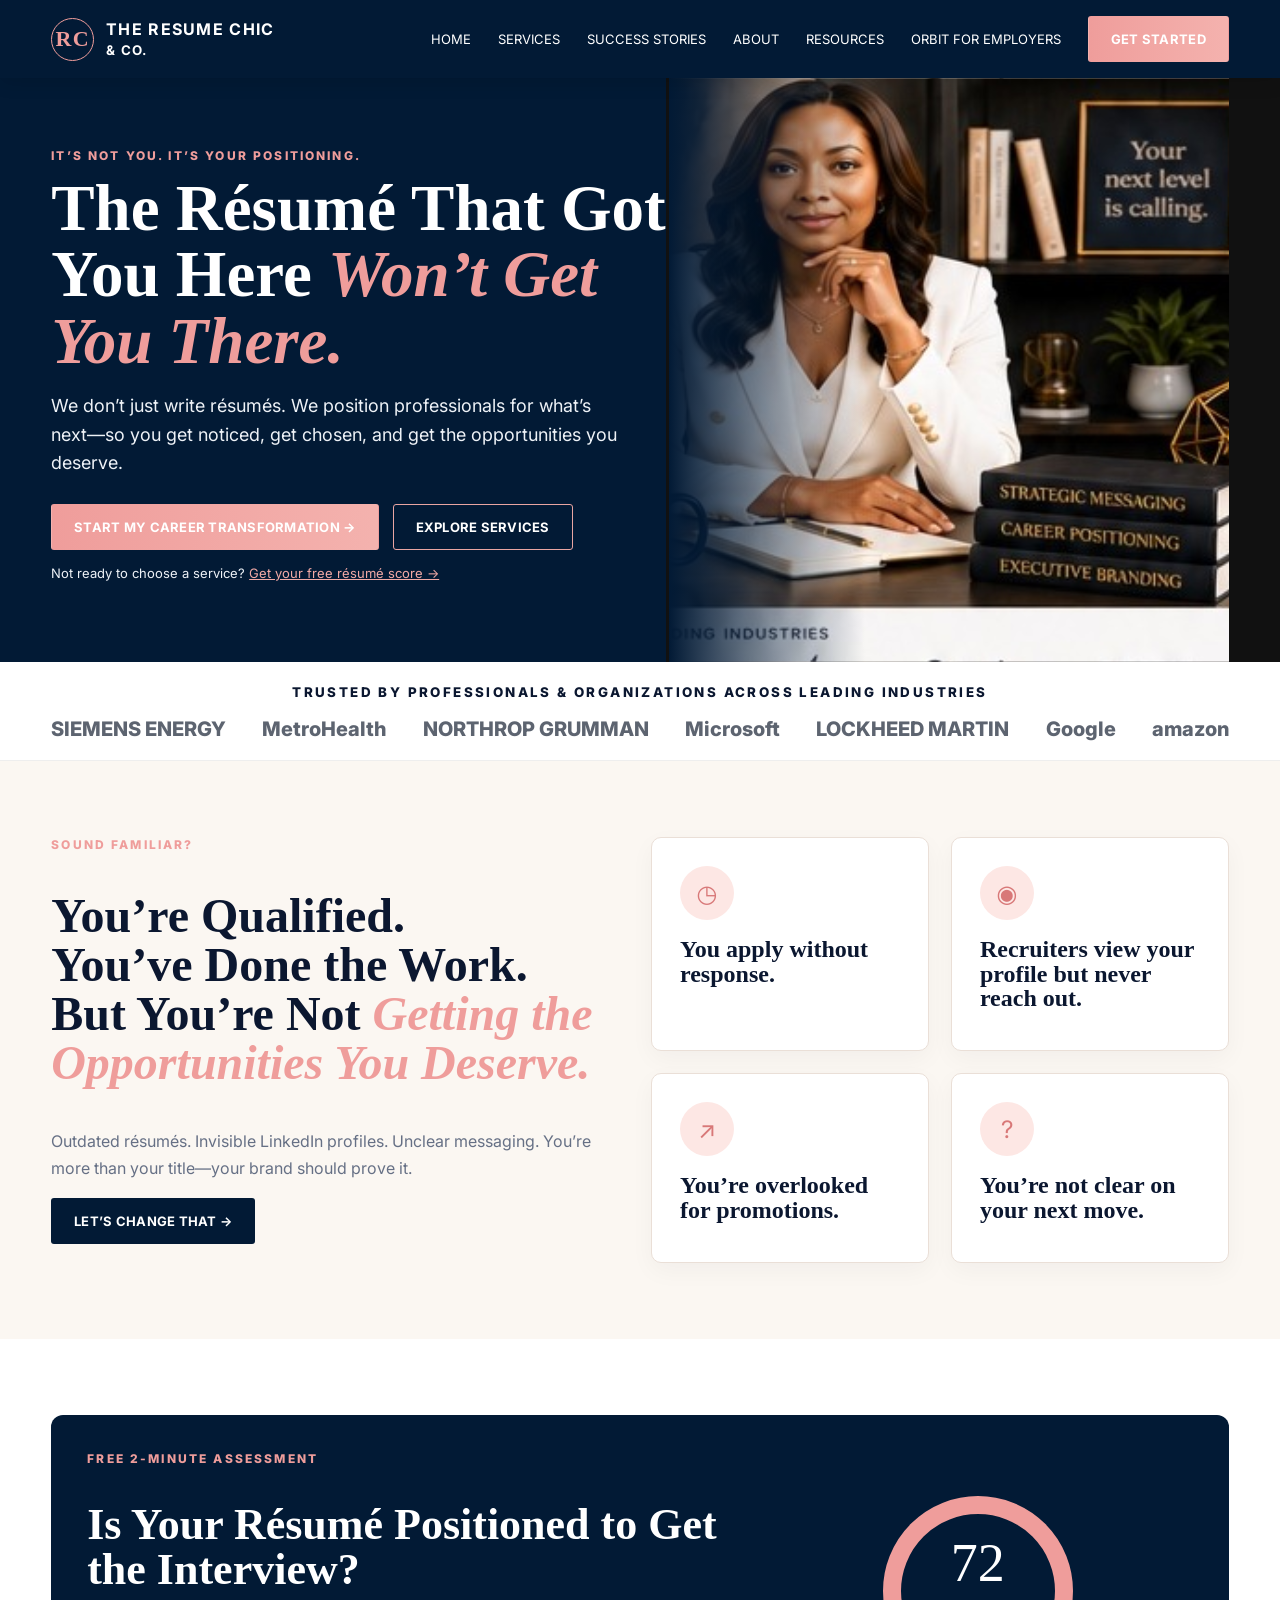
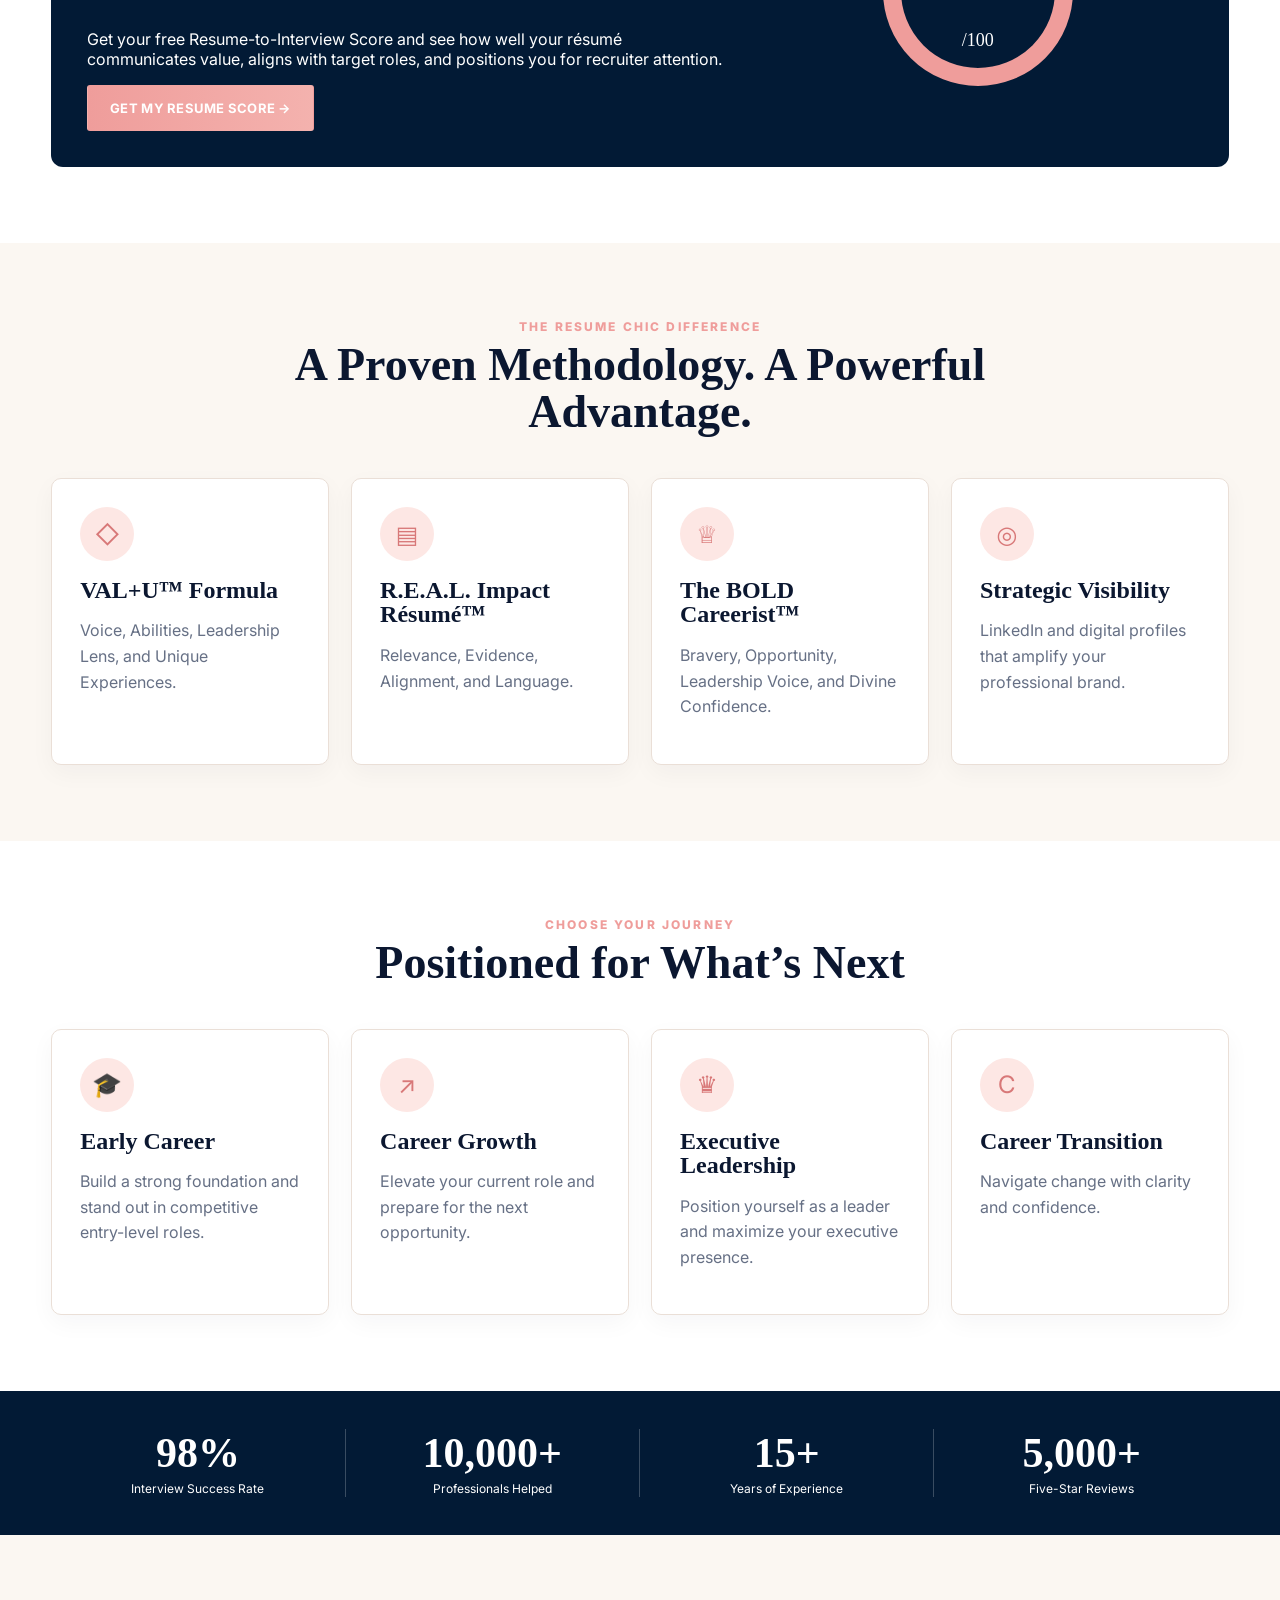
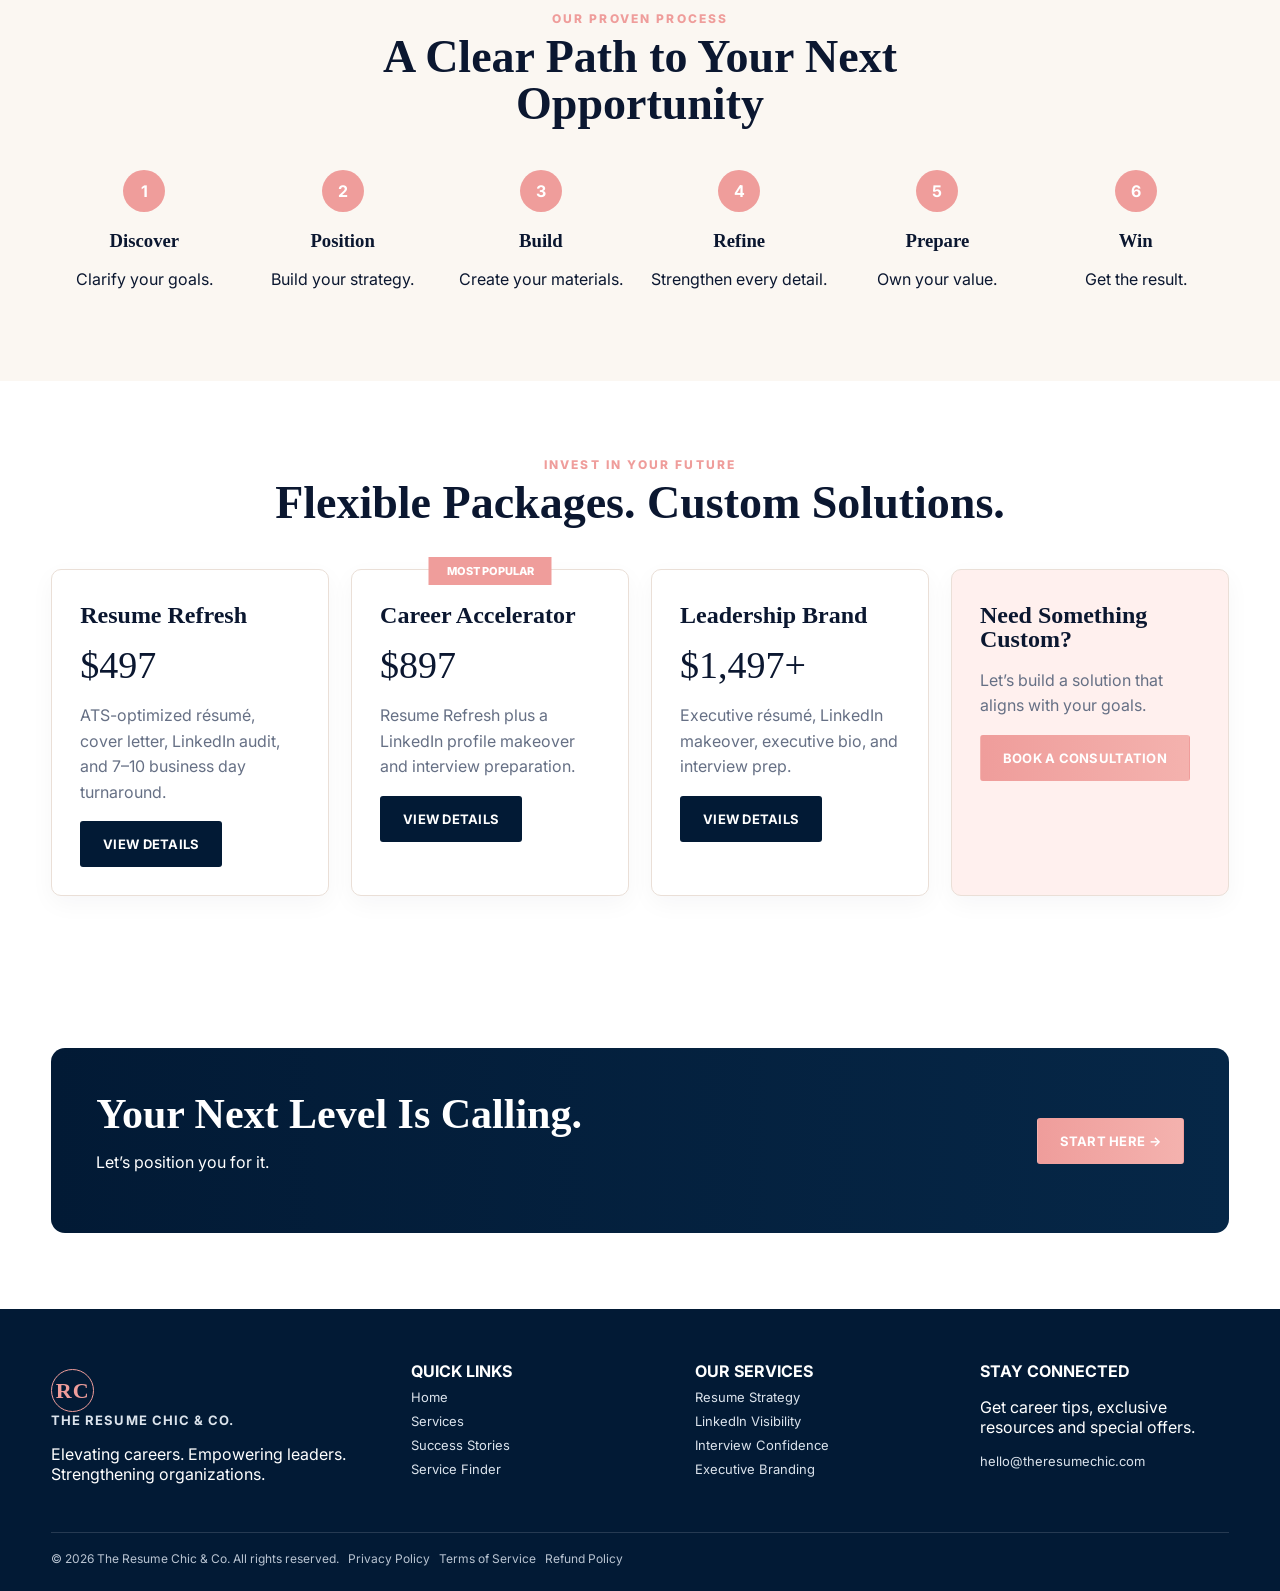
<file: index.html>
<!doctype html><html lang="en"><head><meta charset="utf-8"><meta name="viewport" content="width=device-width,initial-scale=1"><meta name="description" content="The Resume Chic helps professionals position their experience for interviews, offers, promotions, and leadership opportunities."><title>The Resume Chic | Career Positioning & Résumé Strategy</title><link rel="preconnect" href="https://fonts.googleapis.com"><link rel="preconnect" href="https://fonts.gstatic.com" crossorigin><link href="https://fonts.googleapis.com/css2?family=Inter:wght@400;600;700;800&display=swap" rel="stylesheet"><link rel="stylesheet" href="styles.css"></head><body><header class="site-header"><div class="container nav"><a class="brand" href="index.html"><span class="brand-mark">RC</span><span>THE RESUME CHIC<br><small>&amp; CO.</small></span></a><nav class="navlinks"><a href="index.html">HOME</a><a href="services.html">SERVICES</a><a href="success-stories.html">SUCCESS STORIES</a><a href="#about">ABOUT</a><a href="#resources">RESOURCES</a><a href="#orbit">ORBIT FOR EMPLOYERS</a><a class="btn btn-primary" href="service-finder.html">GET STARTED</a></nav><button class="mobile-toggle" aria-label="Open menu">☰</button></div></header><main><section class="hero"><div class="container hero-grid"><div class="hero-copy"><div class="eyebrow">IT’S NOT YOU. IT’S YOUR POSITIONING.</div><h1>The Résumé That Got You Here <span class="accent">Won’t Get You There.</span></h1><p>We don’t just write résumés. We position professionals for what’s next—so you get noticed, get chosen, and get the opportunities you deserve.</p><div class="hero-actions"><a class="btn btn-primary" href="service-finder.html">START MY CAREER TRANSFORMATION →</a><a class="btn btn-outline" href="services.html">EXPLORE SERVICES</a></div><p style="font-size:13px">Not ready to choose a service? <a style="color:#f3aaa6" href="#score">Get your free résumé score →</a></p></div><div class="hero-art" style="background-image:url('assets/home-hero.jpg')"></div></div></section><section class="trust"><div class="container"><small>TRUSTED BY PROFESSIONALS &amp; ORGANIZATIONS ACROSS LEADING INDUSTRIES</small><div class="logos"><span>SIEMENS ENERGY</span><span>MetroHealth</span><span>NORTHROP GRUMMAN</span><span>Microsoft</span><span>LOCKHEED MARTIN</span><span>Google</span><span>amazon</span></div></div></section><section class="section soft"><div class="container"><div class="grid grid-2"><div><div class="eyebrow">SOUND FAMILIAR?</div><h2 style="font-size:48px">You’re Qualified.<br>You’ve Done the Work.<br>But You’re Not <span class="accent">Getting the Opportunities You Deserve.</span></h2><p style="color:#667085;line-height:1.7">Outdated résumés. Invisible LinkedIn profiles. Unclear messaging. You’re more than your title—your brand should prove it.</p><a class="btn btn-dark" href="service-finder.html">LET’S CHANGE THAT →</a></div><div class="grid grid-2"><div class="card"><div class="icon">◷</div><h3>You apply without response.</h3></div><div class="card"><div class="icon">◉</div><h3>Recruiters view your profile but never reach out.</h3></div><div class="card"><div class="icon">↗</div><h3>You’re overlooked for promotions.</h3></div><div class="card"><div class="icon">?</div><h3>You’re not clear on your next move.</h3></div></div></div></div></section><section id="score" class="section"><div class="container resume-score"><div><div class="eyebrow">FREE 2-MINUTE ASSESSMENT</div><h2 style="font-size:44px">Is Your Résumé Positioned to Get the Interview?</h2><p>Get your free Resume-to-Interview Score and see how well your résumé communicates value, aligns with target roles, and positions you for recruiter attention.</p><a class="btn btn-primary" href="service-finder.html">GET MY RESUME SCORE →</a></div><div class="score-circle">72<small style="font-size:18px">/100</small></div></div></section><section class="section soft"><div class="container"><div class="section-head"><div class="eyebrow">THE RESUME CHIC DIFFERENCE</div><h2>A Proven Methodology. A Powerful Advantage.</h2></div><div class="grid grid-4"><div class="card"><div class="icon">◇</div><h3>VAL+U™ Formula</h3><p>Voice, Abilities, Leadership Lens, and Unique Experiences.</p></div><div class="card"><div class="icon">▤</div><h3>R.E.A.L. Impact Résumé™</h3><p>Relevance, Evidence, Alignment, and Language.</p></div><div class="card"><div class="icon">♕</div><h3>The BOLD Careerist™</h3><p>Bravery, Opportunity, Leadership Voice, and Divine Confidence.</p></div><div class="card"><div class="icon">◎</div><h3>Strategic Visibility</h3><p>LinkedIn and digital profiles that amplify your professional brand.</p></div></div></div></section><section class="section"><div class="container"><div class="section-head"><div class="eyebrow">CHOOSE YOUR JOURNEY</div><h2>Positioned for What’s Next</h2></div><div class="grid grid-4"><div class="card"><div class="icon">🎓</div><h3>Early Career</h3><p>Build a strong foundation and stand out in competitive entry-level roles.</p></div><div class="card"><div class="icon">↗</div><h3>Career Growth</h3><p>Elevate your current role and prepare for the next opportunity.</p></div><div class="card"><div class="icon">♛</div><h3>Executive Leadership</h3><p>Position yourself as a leader and maximize your executive presence.</p></div><div class="card"><div class="icon">C</div><h3>Career Transition</h3><p>Navigate change with clarity and confidence.</p></div></div></div></section><section class="statbar"><div class="container stats"><div class="stat"><strong>98%</strong><span>Interview Success Rate</span></div><div class="stat"><strong>10,000+</strong><span>Professionals Helped</span></div><div class="stat"><strong>15+</strong><span>Years of Experience</span></div><div class="stat"><strong>5,000+</strong><span>Five-Star Reviews</span></div></div></section><section class="section soft"><div class="container"><div class="section-head"><div class="eyebrow">OUR PROVEN PROCESS</div><h2>A Clear Path to Your Next Opportunity</h2></div><div class="process"><div class="step"><b>1</b><h3>Discover</h3><p>Clarify your goals.</p></div><div class="step"><b>2</b><h3>Position</h3><p>Build your strategy.</p></div><div class="step"><b>3</b><h3>Build</h3><p>Create your materials.</p></div><div class="step"><b>4</b><h3>Refine</h3><p>Strengthen every detail.</p></div><div class="step"><b>5</b><h3>Prepare</h3><p>Own your value.</p></div><div class="step"><b>6</b><h3>Win</h3><p>Get the result.</p></div></div></div></section><section class="section packages"><div class="container"><div class="section-head"><div class="eyebrow">INVEST IN YOUR FUTURE</div><h2>Flexible Packages. Custom Solutions.</h2></div><div class="grid grid-4"><div class="card"><h3>Resume Refresh</h3><div class="price">$497</div><p>ATS-optimized résumé, cover letter, LinkedIn audit, and 7–10 business day turnaround.</p><a class="btn btn-dark" href="service-finder.html">VIEW DETAILS</a></div><div class="card"><span class="popular">MOST POPULAR</span><h3>Career Accelerator</h3><div class="price">$897</div><p>Resume Refresh plus a LinkedIn profile makeover and interview preparation.</p><a class="btn btn-dark" href="service-finder.html">VIEW DETAILS</a></div><div class="card"><h3>Leadership Brand</h3><div class="price">$1,497+</div><p>Executive résumé, LinkedIn makeover, executive bio, and interview prep.</p><a class="btn btn-dark" href="service-finder.html">VIEW DETAILS</a></div><div class="card" style="background:#fff0ee"><h3>Need Something Custom?</h3><p>Let’s build a solution that aligns with your goals.</p><a class="btn btn-primary" href="mailto:hello@theresumechic.com">BOOK A CONSULTATION</a></div></div></div></section><section class="section"><div class="container cta"><div><h2>Your Next Level Is Calling.</h2><p>Let’s position you for it.</p></div><a class="btn btn-primary" href="service-finder.html">START HERE →</a></div></section></main><footer class="footer"><div class="container"><div class="footer-grid"><div><a class="brand" href="index.html"><span class="brand-mark">RC</span><span>THE RESUME CHIC &amp; CO.</span></a><p>Elevating careers. Empowering leaders. Strengthening organizations.</p></div><div><b>QUICK LINKS</b><a href="index.html">Home</a><a href="services.html">Services</a><a href="success-stories.html">Success Stories</a><a href="service-finder.html">Service Finder</a></div><div><b>OUR SERVICES</b><a href="services.html">Resume Strategy</a><a href="services.html">LinkedIn Visibility</a><a href="services.html">Interview Confidence</a><a href="services.html">Executive Branding</a></div><div><b>STAY CONNECTED</b><p>Get career tips, exclusive resources and special offers.</p><a href="mailto:hello@theresumechic.com">hello@theresumechic.com</a></div></div><div class="footer-bottom">© 2026 The Resume Chic &amp; Co. All rights reserved. &nbsp; Privacy Policy &nbsp; Terms of Service &nbsp; Refund Policy</div></div></footer><script src="script.js"></script></body></html>
</file>
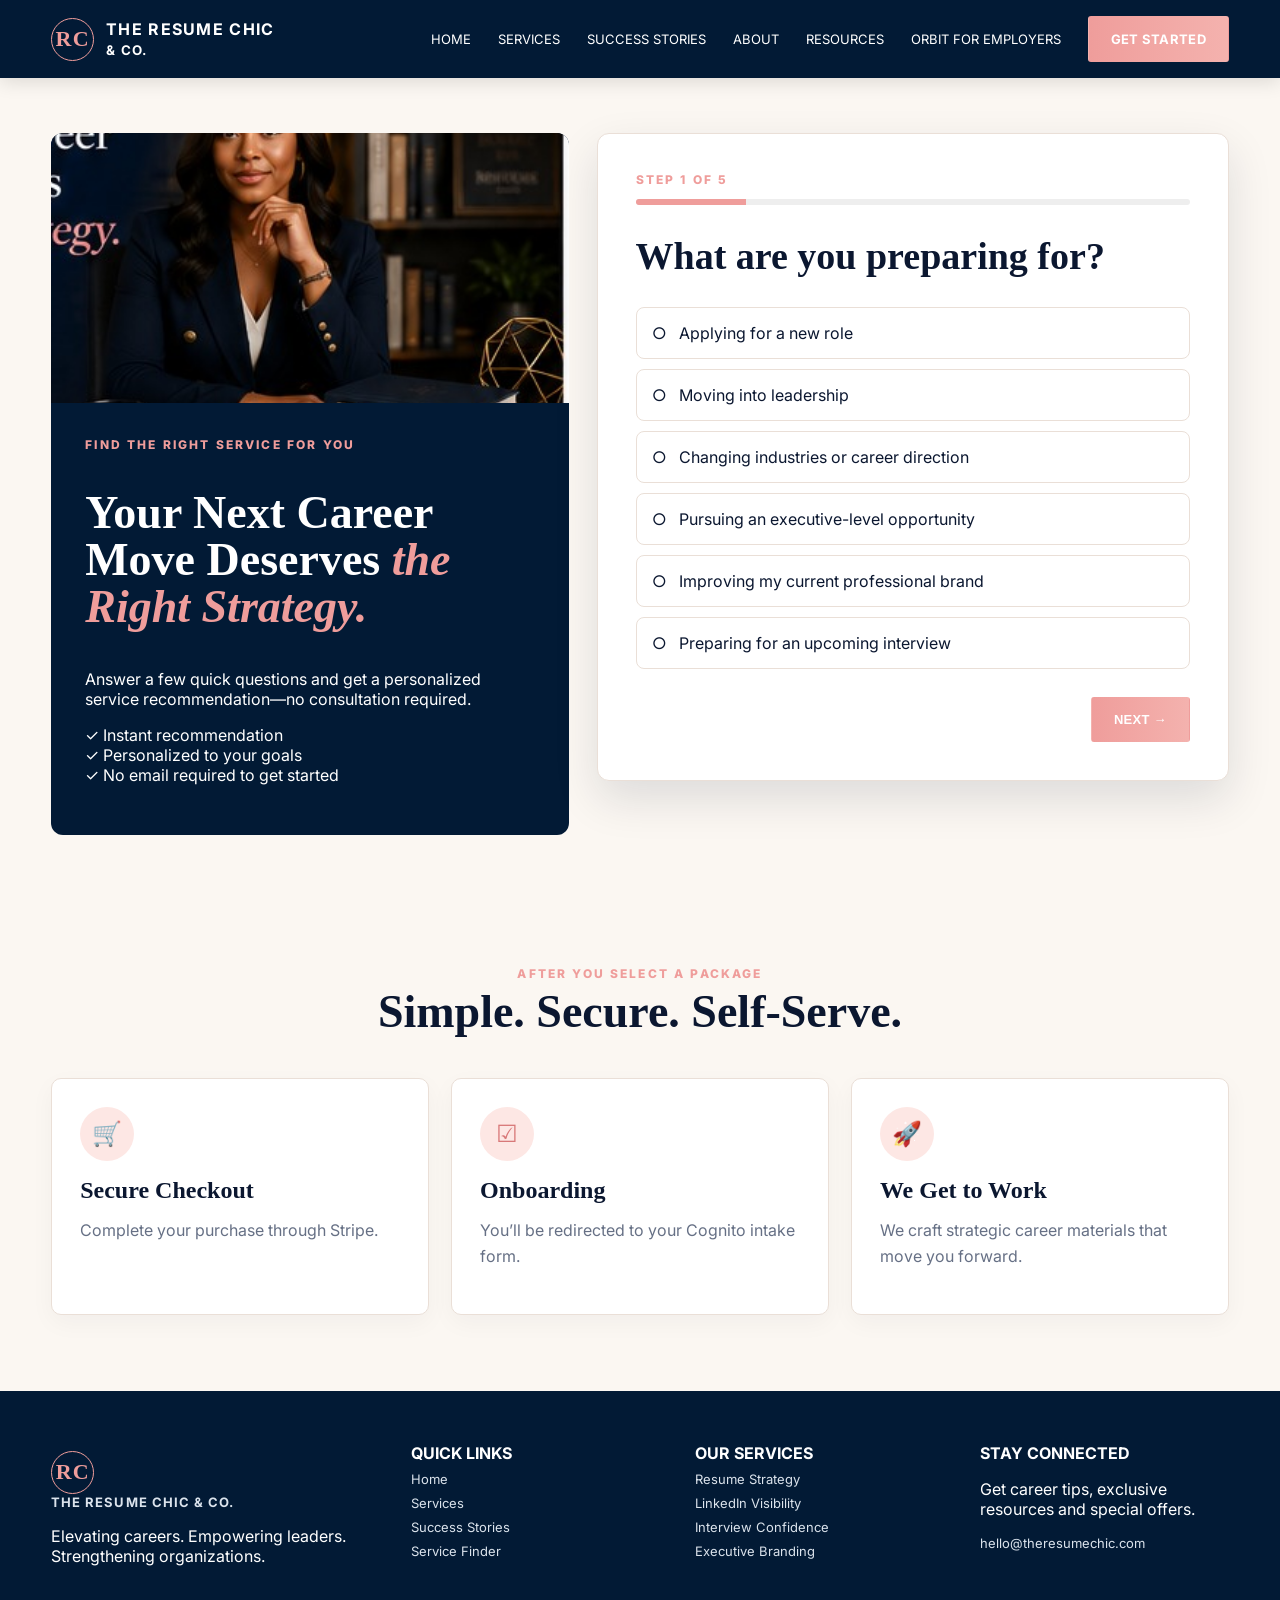
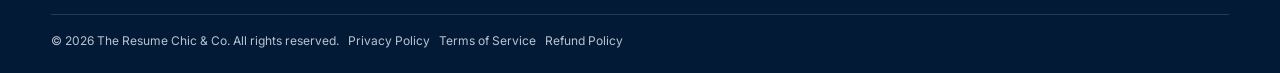
<file: service-finder.html>
<!doctype html><html lang="en"><head><meta charset="utf-8"><meta name="viewport" content="width=device-width,initial-scale=1"><meta name="description" content="The Resume Chic helps professionals position their experience for interviews, offers, promotions, and leadership opportunities."><title>Service Finder | The Resume Chic</title><link rel="preconnect" href="https://fonts.googleapis.com"><link rel="preconnect" href="https://fonts.gstatic.com" crossorigin><link href="https://fonts.googleapis.com/css2?family=Inter:wght@400;600;700;800&display=swap" rel="stylesheet"><link rel="stylesheet" href="styles.css"></head><body><header class="site-header"><div class="container nav"><a class="brand" href="index.html"><span class="brand-mark">RC</span><span>THE RESUME CHIC<br><small>&amp; CO.</small></span></a><nav class="navlinks"><a href="index.html">HOME</a><a href="services.html">SERVICES</a><a href="success-stories.html">SUCCESS STORIES</a><a href="#about">ABOUT</a><a href="#resources">RESOURCES</a><a href="#orbit">ORBIT FOR EMPLOYERS</a><a class="btn btn-primary" href="service-finder.html">GET STARTED</a></nav><button class="mobile-toggle" aria-label="Open menu">☰</button></div></header><main class="service-finder"><div class="container finder-shell"><section class="finder-intro"><div class="finder-img"></div><div class="finder-text"><div class="eyebrow">FIND THE RIGHT SERVICE FOR YOU</div><h1 class="serif" style="font-size:46px">Your Next Career Move Deserves <span class="accent">the Right Strategy.</span></h1><p>Answer a few quick questions and get a personalized service recommendation—no consultation required.</p><p>✓ Instant recommendation<br>✓ Personalized to your goals<br>✓ No email required to get started</p></div></section><section><div class="finder-panel"><div id="stepLabel" class="eyebrow">STEP 1 OF 5</div><div class="progress"><span></span></div><h1 id="finderQuestion" class="serif" style="font-size:38px"></h1><div id="options"></div><div class="finder-actions"><button id="back" class="btn" style="border:1px solid #ddd;background:white">← BACK</button><button id="next" class="btn btn-primary">NEXT →</button></div></div><div class="result"><div class="eyebrow">YOUR RECOMMENDED SERVICE</div><h2 class="serif" style="font-size:42px"></h2><p></p><div class="price"></div><a class="btn btn-primary" href="mailto:hello@theresumechic.com?subject=I%20want%20to%20purchase%20my%20recommended%20package">SELECT THIS PACKAGE →</a><p style="font-size:12px;margin-top:20px">Replace this email link with your Stripe Payment Link, then redirect buyers to your Cognito onboarding form.</p></div></section></div><section class="section"><div class="container"><div class="section-head"><div class="eyebrow">AFTER YOU SELECT A PACKAGE</div><h2>Simple. Secure. Self-Serve.</h2></div><div class="grid grid-3"><div class="card"><div class="icon">🛒</div><h3>Secure Checkout</h3><p>Complete your purchase through Stripe.</p></div><div class="card"><div class="icon">☑</div><h3>Onboarding</h3><p>You’ll be redirected to your Cognito intake form.</p></div><div class="card"><div class="icon">🚀</div><h3>We Get to Work</h3><p>We craft strategic career materials that move you forward.</p></div></div></div></section></main><footer class="footer"><div class="container"><div class="footer-grid"><div><a class="brand" href="index.html"><span class="brand-mark">RC</span><span>THE RESUME CHIC &amp; CO.</span></a><p>Elevating careers. Empowering leaders. Strengthening organizations.</p></div><div><b>QUICK LINKS</b><a href="index.html">Home</a><a href="services.html">Services</a><a href="success-stories.html">Success Stories</a><a href="service-finder.html">Service Finder</a></div><div><b>OUR SERVICES</b><a href="services.html">Resume Strategy</a><a href="services.html">LinkedIn Visibility</a><a href="services.html">Interview Confidence</a><a href="services.html">Executive Branding</a></div><div><b>STAY CONNECTED</b><p>Get career tips, exclusive resources and special offers.</p><a href="mailto:hello@theresumechic.com">hello@theresumechic.com</a></div></div><div class="footer-bottom">© 2026 The Resume Chic &amp; Co. All rights reserved. &nbsp; Privacy Policy &nbsp; Terms of Service &nbsp; Refund Policy</div></div></footer><script src="script.js"></script></body></html>
</file>
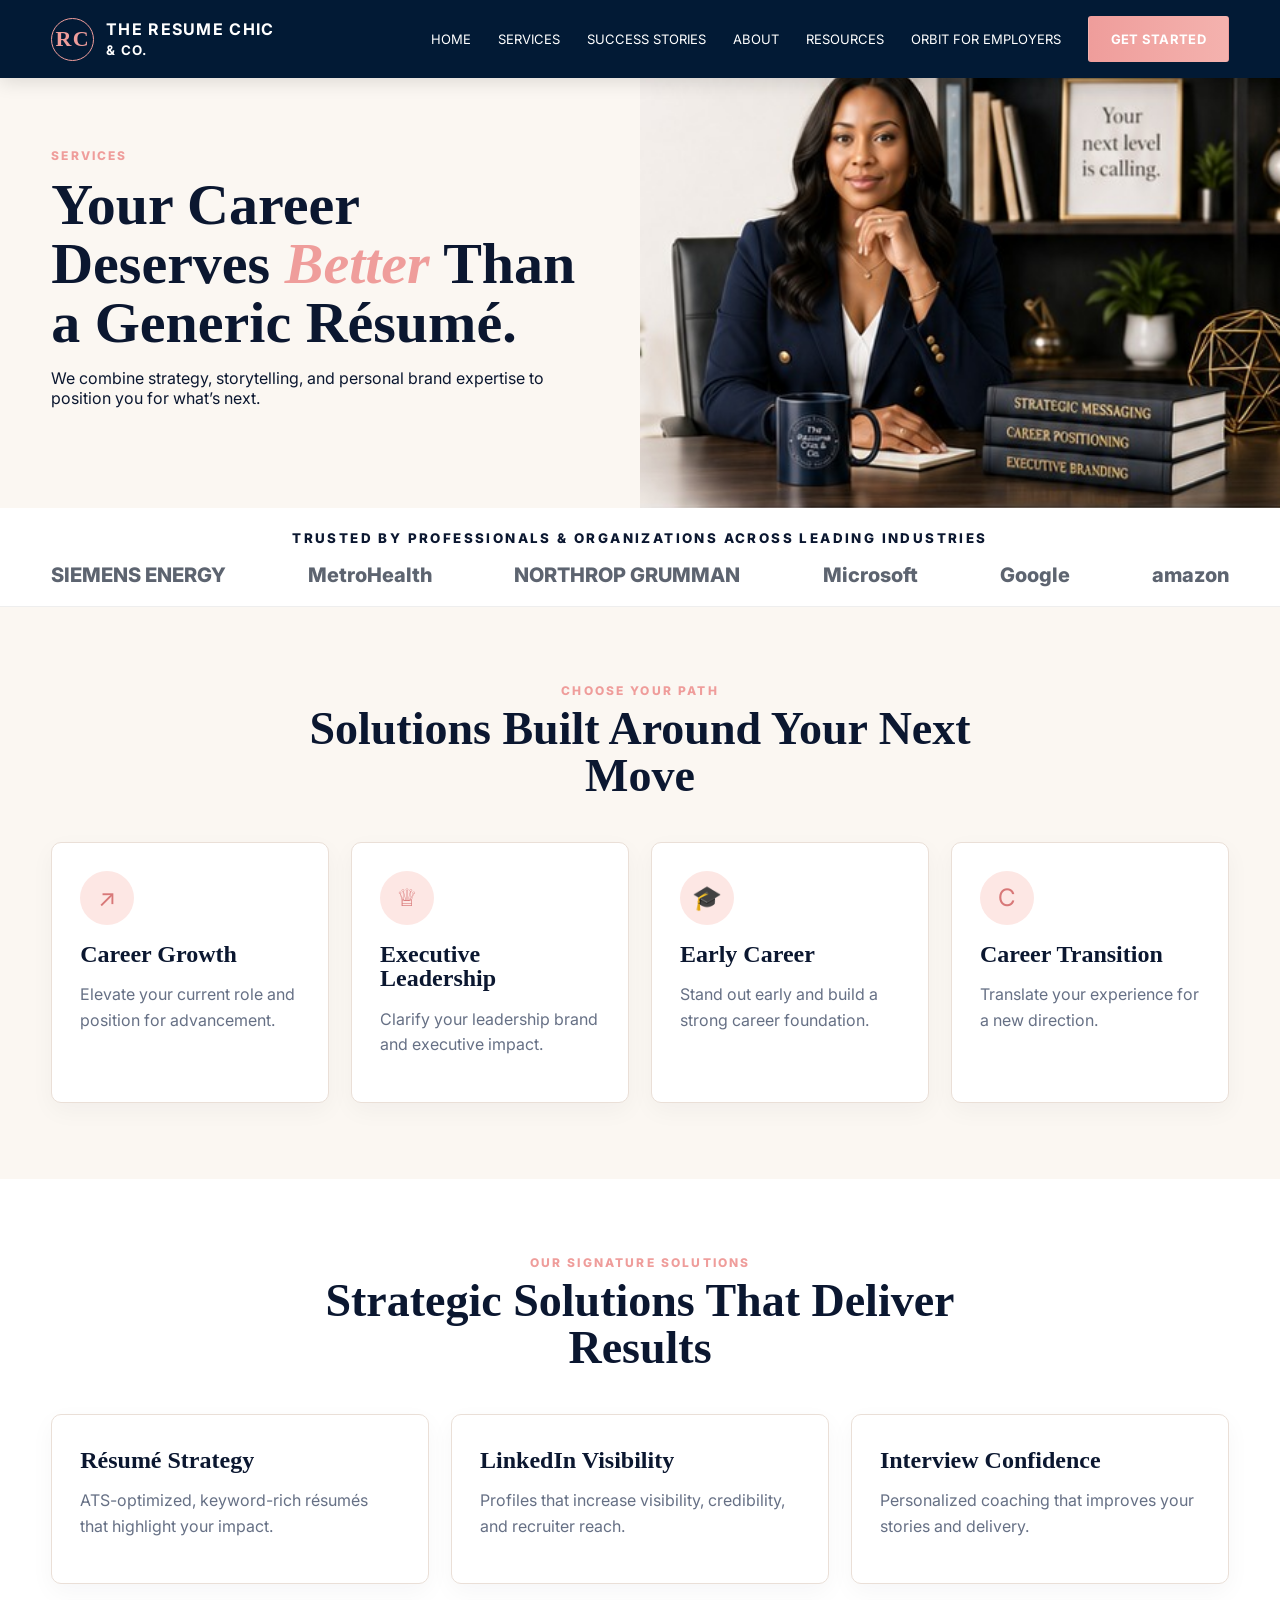
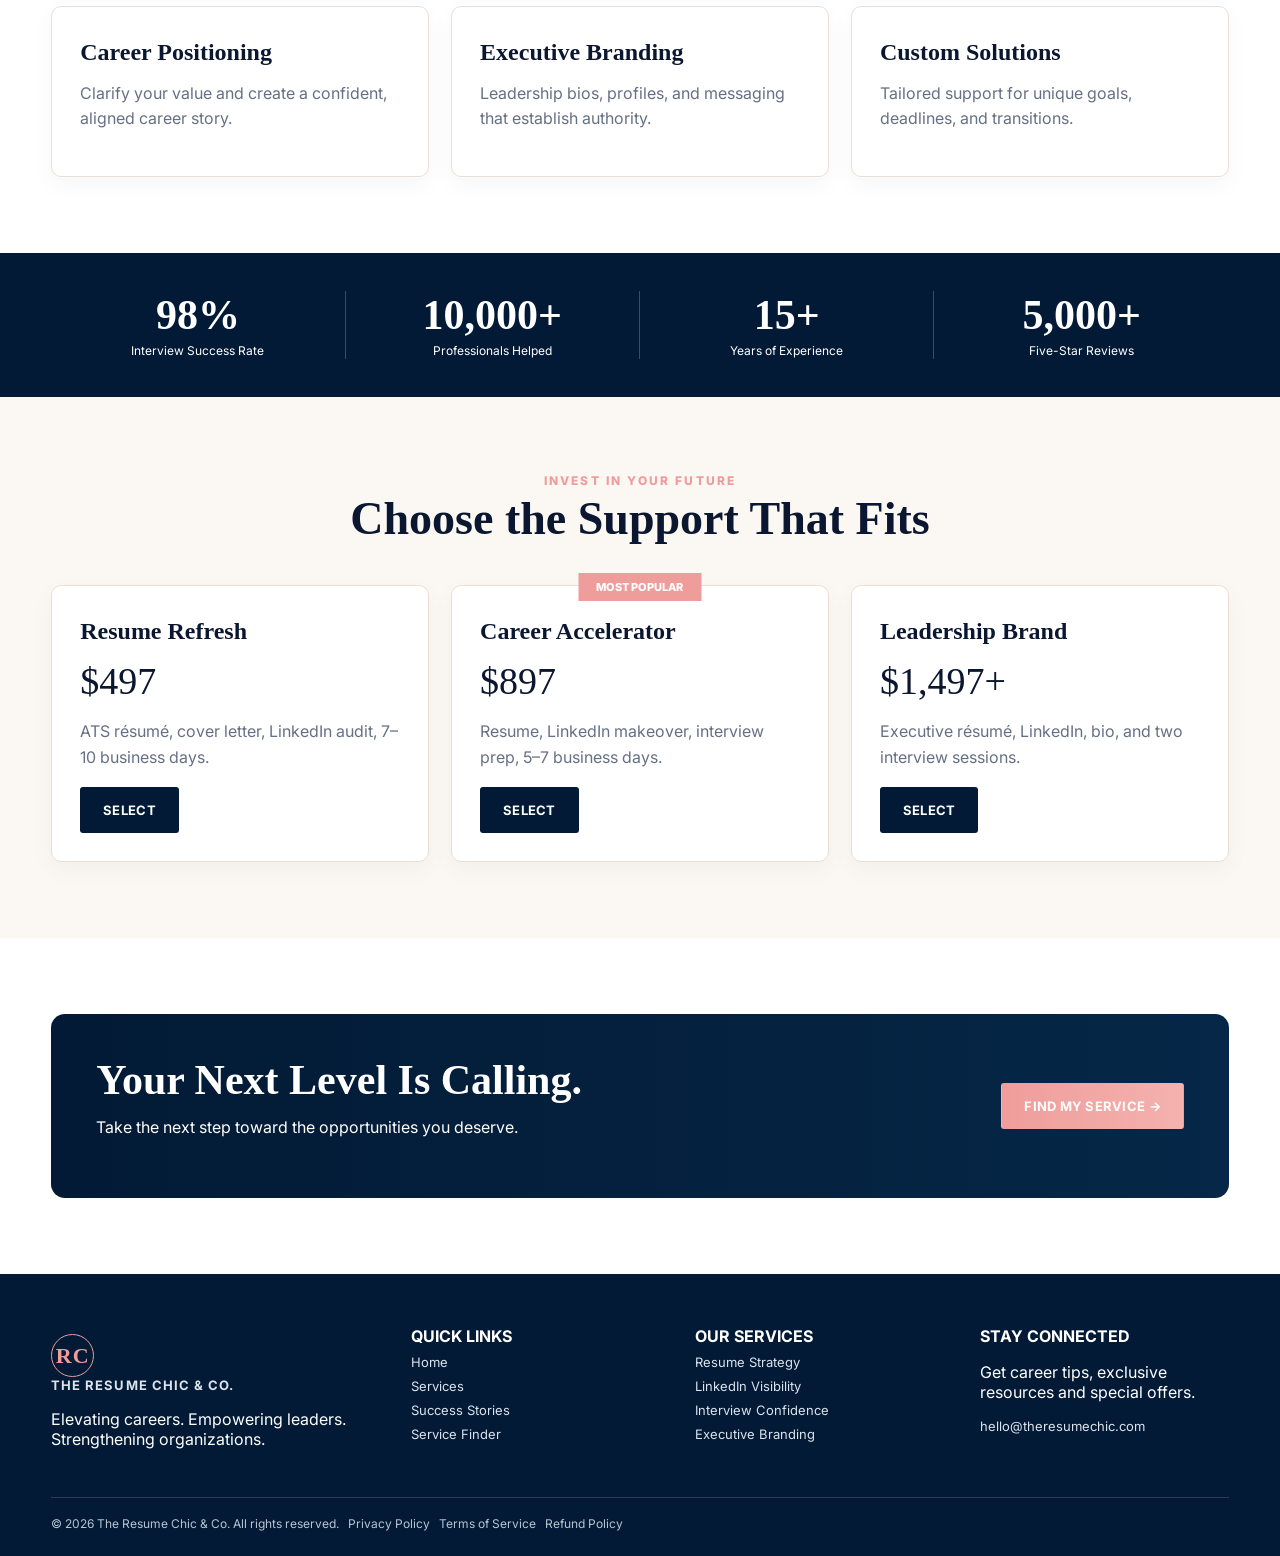
<file: services.html>
<!doctype html><html lang="en"><head><meta charset="utf-8"><meta name="viewport" content="width=device-width,initial-scale=1"><meta name="description" content="The Resume Chic helps professionals position their experience for interviews, offers, promotions, and leadership opportunities."><title>Services | The Resume Chic</title><link rel="preconnect" href="https://fonts.googleapis.com"><link rel="preconnect" href="https://fonts.gstatic.com" crossorigin><link href="https://fonts.googleapis.com/css2?family=Inter:wght@400;600;700;800&display=swap" rel="stylesheet"><link rel="stylesheet" href="styles.css"></head><body><header class="site-header"><div class="container nav"><a class="brand" href="index.html"><span class="brand-mark">RC</span><span>THE RESUME CHIC<br><small>&amp; CO.</small></span></a><nav class="navlinks"><a href="index.html">HOME</a><a href="services.html">SERVICES</a><a href="success-stories.html">SUCCESS STORIES</a><a href="#about">ABOUT</a><a href="#resources">RESOURCES</a><a href="#orbit">ORBIT FOR EMPLOYERS</a><a class="btn btn-primary" href="service-finder.html">GET STARTED</a></nav><button class="mobile-toggle" aria-label="Open menu">☰</button></div></header><main><section class="page-hero"><div class="page-hero-grid"><div class="page-copy"><div class="eyebrow">SERVICES</div><h1>Your Career Deserves <span class="accent">Better</span> Than a Generic Résumé.</h1><p>We combine strategy, storytelling, and personal brand expertise to position you for what’s next.</p></div><div class="page-art" style="background-image:url('assets/services-hero.jpg')"></div></div></section><section class="trust"><div class="container"><small>TRUSTED BY PROFESSIONALS &amp; ORGANIZATIONS ACROSS LEADING INDUSTRIES</small><div class="logos"><span>SIEMENS ENERGY</span><span>MetroHealth</span><span>NORTHROP GRUMMAN</span><span>Microsoft</span><span>Google</span><span>amazon</span></div></div></section><section class="section soft"><div class="container"><div class="section-head"><div class="eyebrow">CHOOSE YOUR PATH</div><h2>Solutions Built Around Your Next Move</h2></div><div class="grid grid-4"><div class="card"><div class="icon">↗</div><h3>Career Growth</h3><p>Elevate your current role and position for advancement.</p></div><div class="card"><div class="icon">♕</div><h3>Executive Leadership</h3><p>Clarify your leadership brand and executive impact.</p></div><div class="card"><div class="icon">🎓</div><h3>Early Career</h3><p>Stand out early and build a strong career foundation.</p></div><div class="card"><div class="icon">C</div><h3>Career Transition</h3><p>Translate your experience for a new direction.</p></div></div></div></section><section class="section"><div class="container"><div class="section-head"><div class="eyebrow">OUR SIGNATURE SOLUTIONS</div><h2>Strategic Solutions That Deliver Results</h2></div><div class="grid grid-3"><div class="card"><h3>Résumé Strategy</h3><p>ATS-optimized, keyword-rich résumés that highlight your impact.</p></div><div class="card"><h3>LinkedIn Visibility</h3><p>Profiles that increase visibility, credibility, and recruiter reach.</p></div><div class="card"><h3>Interview Confidence</h3><p>Personalized coaching that improves your stories and delivery.</p></div><div class="card"><h3>Career Positioning</h3><p>Clarify your value and create a confident, aligned career story.</p></div><div class="card"><h3>Executive Branding</h3><p>Leadership bios, profiles, and messaging that establish authority.</p></div><div class="card"><h3>Custom Solutions</h3><p>Tailored support for unique goals, deadlines, and transitions.</p></div></div></div></section><section class="statbar"><div class="container stats"><div class="stat"><strong>98%</strong><span>Interview Success Rate</span></div><div class="stat"><strong>10,000+</strong><span>Professionals Helped</span></div><div class="stat"><strong>15+</strong><span>Years of Experience</span></div><div class="stat"><strong>5,000+</strong><span>Five-Star Reviews</span></div></div></section><section class="section packages soft"><div class="container"><div class="section-head"><div class="eyebrow">INVEST IN YOUR FUTURE</div><h2>Choose the Support That Fits</h2></div><div class="grid grid-3"><div class="card"><h3>Resume Refresh</h3><div class="price">$497</div><p>ATS résumé, cover letter, LinkedIn audit, 7–10 business days.</p><a class="btn btn-dark" href="service-finder.html">SELECT</a></div><div class="card"><span class="popular">MOST POPULAR</span><h3>Career Accelerator</h3><div class="price">$897</div><p>Resume, LinkedIn makeover, interview prep, 5–7 business days.</p><a class="btn btn-dark" href="service-finder.html">SELECT</a></div><div class="card"><h3>Leadership Brand</h3><div class="price">$1,497+</div><p>Executive résumé, LinkedIn, bio, and two interview sessions.</p><a class="btn btn-dark" href="service-finder.html">SELECT</a></div></div></div></section><section class="section"><div class="container cta"><div><h2>Your Next Level Is Calling.</h2><p>Take the next step toward the opportunities you deserve.</p></div><a class="btn btn-primary" href="service-finder.html">FIND MY SERVICE →</a></div></section></main><footer class="footer"><div class="container"><div class="footer-grid"><div><a class="brand" href="index.html"><span class="brand-mark">RC</span><span>THE RESUME CHIC &amp; CO.</span></a><p>Elevating careers. Empowering leaders. Strengthening organizations.</p></div><div><b>QUICK LINKS</b><a href="index.html">Home</a><a href="services.html">Services</a><a href="success-stories.html">Success Stories</a><a href="service-finder.html">Service Finder</a></div><div><b>OUR SERVICES</b><a href="services.html">Resume Strategy</a><a href="services.html">LinkedIn Visibility</a><a href="services.html">Interview Confidence</a><a href="services.html">Executive Branding</a></div><div><b>STAY CONNECTED</b><p>Get career tips, exclusive resources and special offers.</p><a href="mailto:hello@theresumechic.com">hello@theresumechic.com</a></div></div><div class="footer-bottom">© 2026 The Resume Chic &amp; Co. All rights reserved. &nbsp; Privacy Policy &nbsp; Terms of Service &nbsp; Refund Policy</div></div></footer><script src="script.js"></script></body></html>
</file>
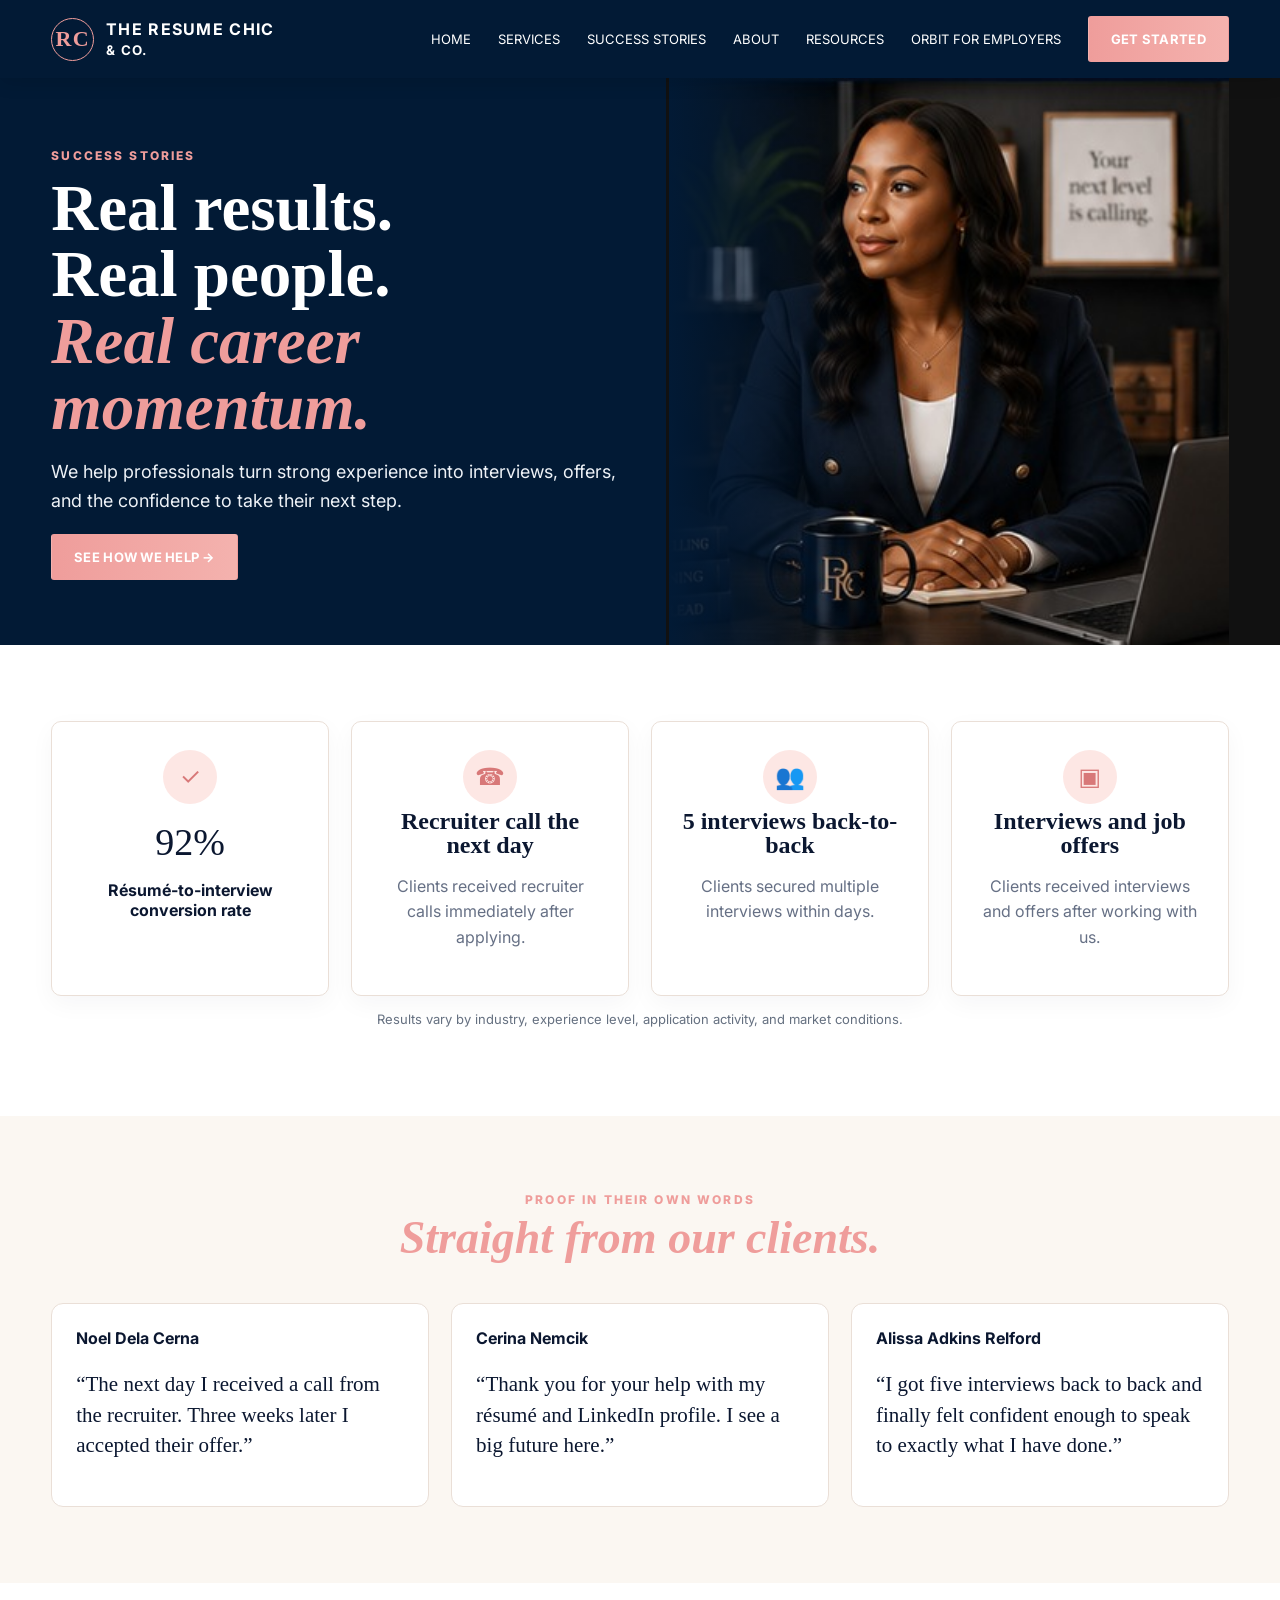
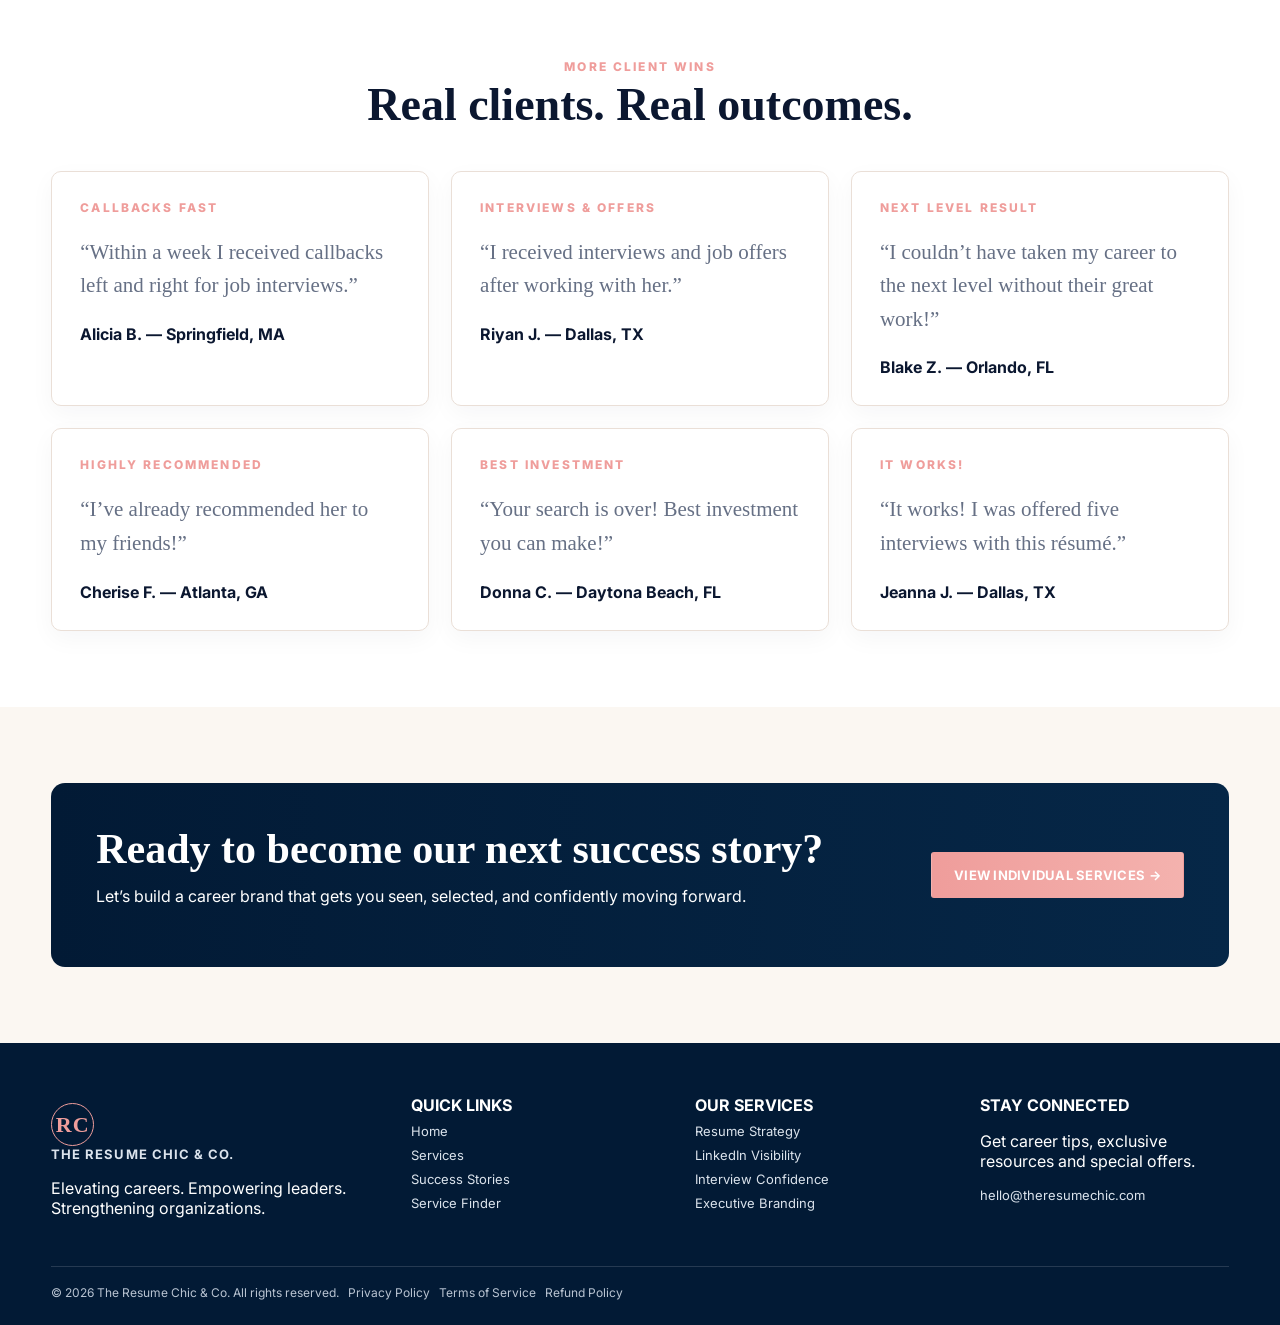
<file: success-stories.html>
<!doctype html><html lang="en"><head><meta charset="utf-8"><meta name="viewport" content="width=device-width,initial-scale=1"><meta name="description" content="The Resume Chic helps professionals position their experience for interviews, offers, promotions, and leadership opportunities."><title>Success Stories | The Resume Chic</title><link rel="preconnect" href="https://fonts.googleapis.com"><link rel="preconnect" href="https://fonts.gstatic.com" crossorigin><link href="https://fonts.googleapis.com/css2?family=Inter:wght@400;600;700;800&display=swap" rel="stylesheet"><link rel="stylesheet" href="styles.css"></head><body><header class="site-header"><div class="container nav"><a class="brand" href="index.html"><span class="brand-mark">RC</span><span>THE RESUME CHIC<br><small>&amp; CO.</small></span></a><nav class="navlinks"><a href="index.html">HOME</a><a href="services.html">SERVICES</a><a href="success-stories.html">SUCCESS STORIES</a><a href="#about">ABOUT</a><a href="#resources">RESOURCES</a><a href="#orbit">ORBIT FOR EMPLOYERS</a><a class="btn btn-primary" href="service-finder.html">GET STARTED</a></nav><button class="mobile-toggle" aria-label="Open menu">☰</button></div></header><main><section class="hero"><div class="container hero-grid"><div class="hero-copy"><div class="eyebrow">SUCCESS STORIES</div><h1>Real results.<br>Real people.<br><span class="accent">Real career momentum.</span></h1><p>We help professionals turn strong experience into interviews, offers, and the confidence to take their next step.</p><a class="btn btn-primary" href="services.html">SEE HOW WE HELP →</a></div><div class="hero-art" style="background-image:url('assets/success-hero.jpg')"></div></div></section><section class="section"><div class="container"><div class="grid grid-4"><div class="card" style="text-align:center"><div class="icon" style="margin:auto">✓</div><div class="price">92%</div><b>Résumé-to-interview conversion rate</b></div><div class="card" style="text-align:center"><div class="icon" style="margin:auto">☎</div><h3>Recruiter call the next day</h3><p>Clients received recruiter calls immediately after applying.</p></div><div class="card" style="text-align:center"><div class="icon" style="margin:auto">👥</div><h3>5 interviews back-to-back</h3><p>Clients secured multiple interviews within days.</p></div><div class="card" style="text-align:center"><div class="icon" style="margin:auto">▣</div><h3>Interviews and job offers</h3><p>Clients received interviews and offers after working with us.</p></div></div><p class="small-note">Results vary by industry, experience level, application activity, and market conditions.</p></div></section><section class="section soft"><div class="container"><div class="section-head"><div class="eyebrow">PROOF IN THEIR OWN WORDS</div><h2><span class="accent">Straight from our clients.</span></h2></div><div class="grid grid-3"><div class="testimonial"><b>Noel Dela Cerna</b><p class="quote">“The next day I received a call from the recruiter. Three weeks later I accepted their offer.”</p></div><div class="testimonial"><b>Cerina Nemcik</b><p class="quote">“Thank you for your help with my résumé and LinkedIn profile. I see a big future here.”</p></div><div class="testimonial"><b>Alissa Adkins Relford</b><p class="quote">“I got five interviews back to back and finally felt confident enough to speak to exactly what I have done.”</p></div></div></div></section><section class="section"><div class="container"><div class="section-head"><div class="eyebrow">MORE CLIENT WINS</div><h2>Real clients. Real outcomes.</h2></div><div class="grid grid-3"><div class="card"><div class="eyebrow">CALLBACKS FAST</div><p class="quote">“Within a week I received callbacks left and right for job interviews.”</p><b>Alicia B. — Springfield, MA</b></div><div class="card"><div class="eyebrow">INTERVIEWS &amp; OFFERS</div><p class="quote">“I received interviews and job offers after working with her.”</p><b>Riyan J. — Dallas, TX</b></div><div class="card"><div class="eyebrow">NEXT LEVEL RESULT</div><p class="quote">“I couldn’t have taken my career to the next level without their great work!”</p><b>Blake Z. — Orlando, FL</b></div><div class="card"><div class="eyebrow">HIGHLY RECOMMENDED</div><p class="quote">“I’ve already recommended her to my friends!”</p><b>Cherise F. — Atlanta, GA</b></div><div class="card"><div class="eyebrow">BEST INVESTMENT</div><p class="quote">“Your search is over! Best investment you can make!”</p><b>Donna C. — Daytona Beach, FL</b></div><div class="card"><div class="eyebrow">IT WORKS!</div><p class="quote">“It works! I was offered five interviews with this résumé.”</p><b>Jeanna J. — Dallas, TX</b></div></div></div></section><section class="section soft"><div class="container cta"><div><h2>Ready to become our next success story?</h2><p>Let’s build a career brand that gets you seen, selected, and confidently moving forward.</p></div><a class="btn btn-primary" href="service-finder.html">VIEW INDIVIDUAL SERVICES →</a></div></section></main><footer class="footer"><div class="container"><div class="footer-grid"><div><a class="brand" href="index.html"><span class="brand-mark">RC</span><span>THE RESUME CHIC &amp; CO.</span></a><p>Elevating careers. Empowering leaders. Strengthening organizations.</p></div><div><b>QUICK LINKS</b><a href="index.html">Home</a><a href="services.html">Services</a><a href="success-stories.html">Success Stories</a><a href="service-finder.html">Service Finder</a></div><div><b>OUR SERVICES</b><a href="services.html">Resume Strategy</a><a href="services.html">LinkedIn Visibility</a><a href="services.html">Interview Confidence</a><a href="services.html">Executive Branding</a></div><div><b>STAY CONNECTED</b><p>Get career tips, exclusive resources and special offers.</p><a href="mailto:hello@theresumechic.com">hello@theresumechic.com</a></div></div><div class="footer-bottom">© 2026 The Resume Chic &amp; Co. All rights reserved. &nbsp; Privacy Policy &nbsp; Terms of Service &nbsp; Refund Policy</div></div></footer><script src="script.js"></script></body></html>
</file>
<file: styles.css>
:root{--navy:#021a35;--navy2:#062747;--blush:#ef9d9b;--rose:#d87878;--cream:#fbf7f2;--ink:#0b1730;--gold:#b98a38;--muted:#667085;--white:#fff;--line:#eadfd7;--shadow:0 18px 45px rgba(4,25,51,.12)}*{box-sizing:border-box}html{scroll-behavior:smooth}body{margin:0;font-family:Inter,ui-sans-serif,system-ui,-apple-system,Segoe UI,Arial,sans-serif;color:var(--ink);background:#fff}h1,h2,h3,.serif{font-family:Georgia,'Times New Roman',serif;line-height:1.02}.container{width:min(1180px,92vw);margin:auto}.site-header{background:var(--navy);color:#fff;position:sticky;top:0;z-index:20;box-shadow:0 4px 18px rgba(0,0,0,.12)}.nav{height:78px;display:flex;align-items:center;gap:30px}.brand{display:flex;align-items:center;gap:12px;color:#fff;text-decoration:none;font-weight:700;letter-spacing:.08em}.brand-mark{width:43px;height:43px;border:1px solid var(--blush);border-radius:50%;display:grid;place-items:center;font-family:Georgia;font-size:22px;color:var(--blush)}.navlinks{display:flex;gap:27px;margin-left:auto;align-items:center}.navlinks a{color:#fff;text-decoration:none;font-size:13px}.navlinks a.active{color:var(--blush);border-bottom:2px solid var(--blush);padding-bottom:8px}.btn{display:inline-flex;align-items:center;justify-content:center;gap:10px;padding:14px 22px;border-radius:3px;text-decoration:none;border:1px solid transparent;font-weight:700;font-size:13px;letter-spacing:.02em;cursor:pointer}.btn-primary{background:linear-gradient(90deg,var(--blush),#f4b2ae);color:white}.btn-dark{background:var(--navy);color:#fff}.btn-outline{border-color:#e9a5a2;color:#fff;background:transparent}.hero{background:linear-gradient(90deg,var(--navy) 0 52%,#111 52%);color:white;overflow:hidden}.hero-grid{min-height:510px;display:grid;grid-template-columns:1.05fr .95fr;align-items:stretch}.hero-copy{padding:70px 0 65px}.eyebrow{font-size:12px;font-weight:800;letter-spacing:.18em;color:var(--blush);text-transform:uppercase}.hero h1{font-size:65px;margin:12px 0 18px;max-width:650px}.accent{color:var(--blush);font-style:italic}.hero p{font-size:18px;line-height:1.6;max-width:580px;color:#eef2f7}.hero-actions{display:flex;gap:14px;flex-wrap:wrap;margin-top:26px}.hero-art{background-position:center;background-size:cover;min-height:510px;position:relative}.hero-art:after{content:"";position:absolute;inset:0;background:linear-gradient(90deg,var(--navy),transparent 35%)}.trust{padding:19px 0;border-bottom:1px solid #eee;text-align:center}.trust small{letter-spacing:.18em;font-weight:800}.logos{display:flex;justify-content:space-between;gap:25px;flex-wrap:wrap;margin-top:16px;font-weight:800;color:#5d6470;font-size:20px}.section{padding:76px 0}.soft{background:var(--cream)}.section-head{text-align:center;max-width:760px;margin:0 auto 42px}.section-head h2{font-size:46px;margin:8px 0 12px}.section-head p{color:var(--muted);line-height:1.7}.grid{display:grid;gap:22px}.grid-4{grid-template-columns:repeat(4,1fr)}.grid-3{grid-template-columns:repeat(3,1fr)}.grid-2{grid-template-columns:repeat(2,1fr)}.card{background:#fff;border:1px solid var(--line);border-radius:10px;padding:28px;box-shadow:0 8px 24px rgba(4,25,51,.04)}.icon{width:54px;height:54px;border-radius:50%;background:#fde7e4;display:grid;place-items:center;color:var(--rose);font-size:24px;margin-bottom:17px}.card h3{font-size:24px;margin:5px 0 12px}.card p{color:var(--muted);line-height:1.6}.statbar{background:var(--navy);color:#fff;padding:38px 0}.stats{display:grid;grid-template-columns:repeat(4,1fr)}.stat{text-align:center;border-right:1px solid rgba(255,255,255,.22)}.stat:last-child{border:0}.stat strong{display:block;font-family:Georgia;font-size:42px;color:#fff}.stat span{font-size:12px}.process{display:grid;grid-template-columns:repeat(6,1fr);gap:12px}.step{text-align:center}.step b{display:grid;place-items:center;width:42px;height:42px;border-radius:50%;background:var(--blush);color:#fff;margin:0 auto 12px}.packages .card{position:relative}.price{font-family:Georgia;font-size:38px;margin:16px 0}.popular{position:absolute;top:-13px;left:50%;transform:translateX(-50%);background:var(--blush);color:#fff;padding:7px 18px;font-size:11px;font-weight:800}.cta{background:linear-gradient(90deg,var(--navy),var(--navy2));color:#fff;border-radius:14px;padding:45px;display:flex;justify-content:space-between;align-items:center;gap:30px}.cta h2{font-size:42px;margin:0 0 12px}.footer{background:var(--navy);color:#fff;padding:52px 0 25px}.footer-grid{display:grid;grid-template-columns:1.3fr repeat(3,1fr);gap:36px}.footer a{color:#dbe3ec;text-decoration:none;display:block;margin:8px 0;font-size:13px}.footer-bottom{border-top:1px solid rgba(255,255,255,.14);margin-top:32px;padding-top:18px;font-size:12px;color:#b9c4d2}.page-hero{background:var(--cream)}.page-hero-grid{display:grid;grid-template-columns:1fr 1fr;min-height:430px}.page-copy{padding:70px 4vw}.page-copy h1{font-size:58px;margin:12px 0}.page-art{background-size:cover;background-position:center}.quote{font-family:Georgia;font-size:21px;line-height:1.45}.testimonial{background:#fff;border:1px solid var(--line);padding:24px;border-radius:12px}.service-finder{background:var(--cream);min-height:100vh}.finder-shell{display:grid;grid-template-columns:.9fr 1.1fr;gap:28px;padding:55px 0}.finder-intro{background:var(--navy);color:#fff;border-radius:12px;overflow:hidden}.finder-img{height:270px;background:url('assets/finder-hero.jpg') center/cover}.finder-text{padding:34px}.finder-panel{background:#fff;border:1px solid var(--line);border-radius:12px;padding:38px;box-shadow:var(--shadow)}.progress{height:6px;background:#eee;border-radius:10px;overflow:hidden;margin:12px 0 30px}.progress span{display:block;height:100%;background:var(--blush);width:20%;transition:.3s}.option{display:flex;align-items:center;gap:12px;border:1px solid var(--line);border-radius:8px;padding:15px;margin:10px 0;cursor:pointer}.option.selected{border-color:var(--blush);background:#fff0ee}.finder-actions{display:flex;justify-content:space-between;margin-top:28px}.result{display:none;background:var(--navy);color:#fff;border-radius:10px;padding:28px}.result.show{display:block}.mobile-toggle{display:none;color:white;margin-left:auto;font-size:28px}.resume-score{background:var(--navy);color:#fff;border-radius:12px;padding:36px;display:grid;grid-template-columns:1.2fr .8fr;gap:30px;align-items:center}.score-circle{width:190px;height:190px;border-radius:50%;border:18px solid var(--blush);display:grid;place-items:center;font-family:Georgia;font-size:54px;margin:auto}.small-note{text-align:center;color:#657080;font-size:13px;margin-top:15px}
@media(max-width:900px){.navlinks{display:none}.mobile-toggle{display:block}.hero-grid,.page-hero-grid,.finder-shell,.resume-score{grid-template-columns:1fr}.hero h1,.page-copy h1{font-size:46px}.hero-art{min-height:390px}.grid-4,.grid-3{grid-template-columns:repeat(2,1fr)}.stats{grid-template-columns:repeat(2,1fr);gap:25px}.stat:nth-child(2){border:0}.process{grid-template-columns:repeat(3,1fr)}.footer-grid{grid-template-columns:repeat(2,1fr)}}@media(max-width:600px){.container{width:min(92vw,520px)}.hero-copy{padding:52px 0}.hero h1,.page-copy h1,.section-head h2{font-size:38px}.grid-4,.grid-3,.grid-2,.process,.footer-grid{grid-template-columns:1fr}.stats{grid-template-columns:1fr}.stat{border-right:0;border-bottom:1px solid rgba(255,255,255,.2);padding:18px}.cta{padding:30px;display:block}.cta .btn{margin-top:18px}.page-art{min-height:320px}.nav{height:68px}.brand span{font-size:12px}}
</file>
